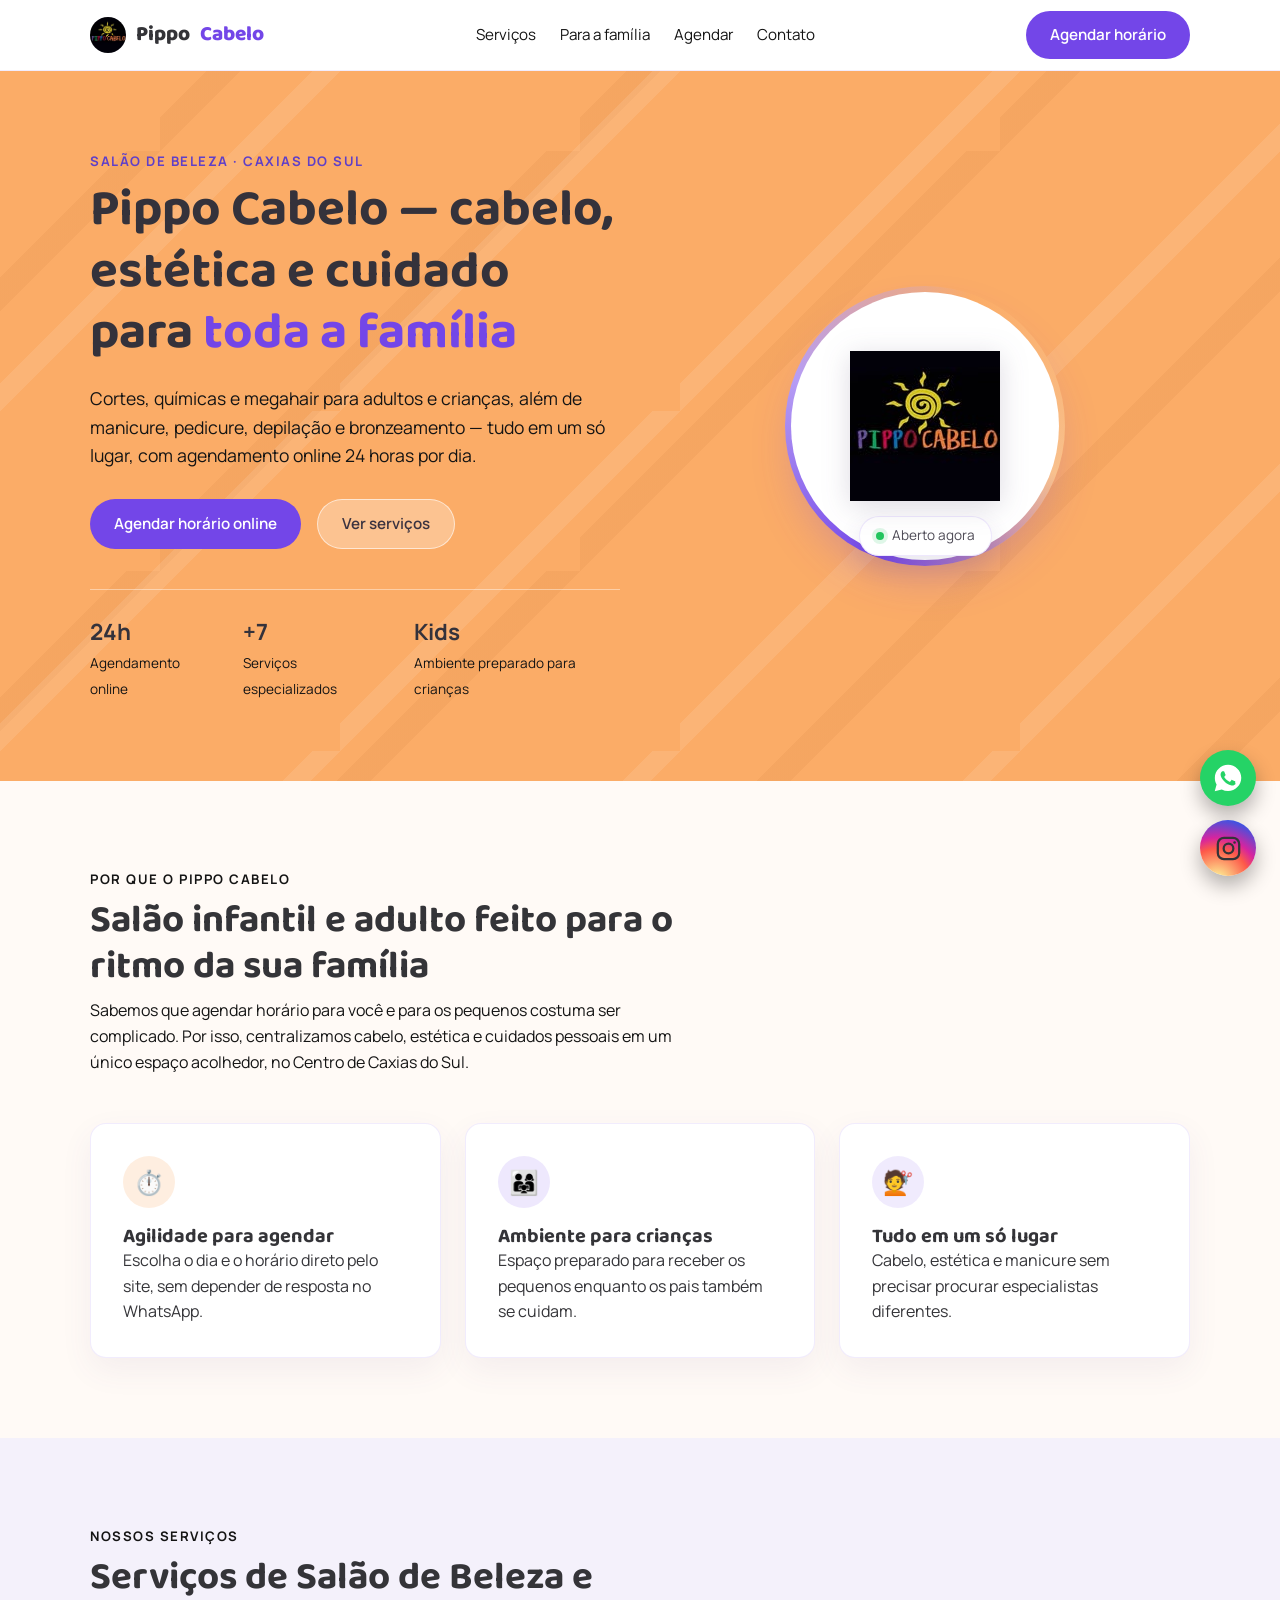
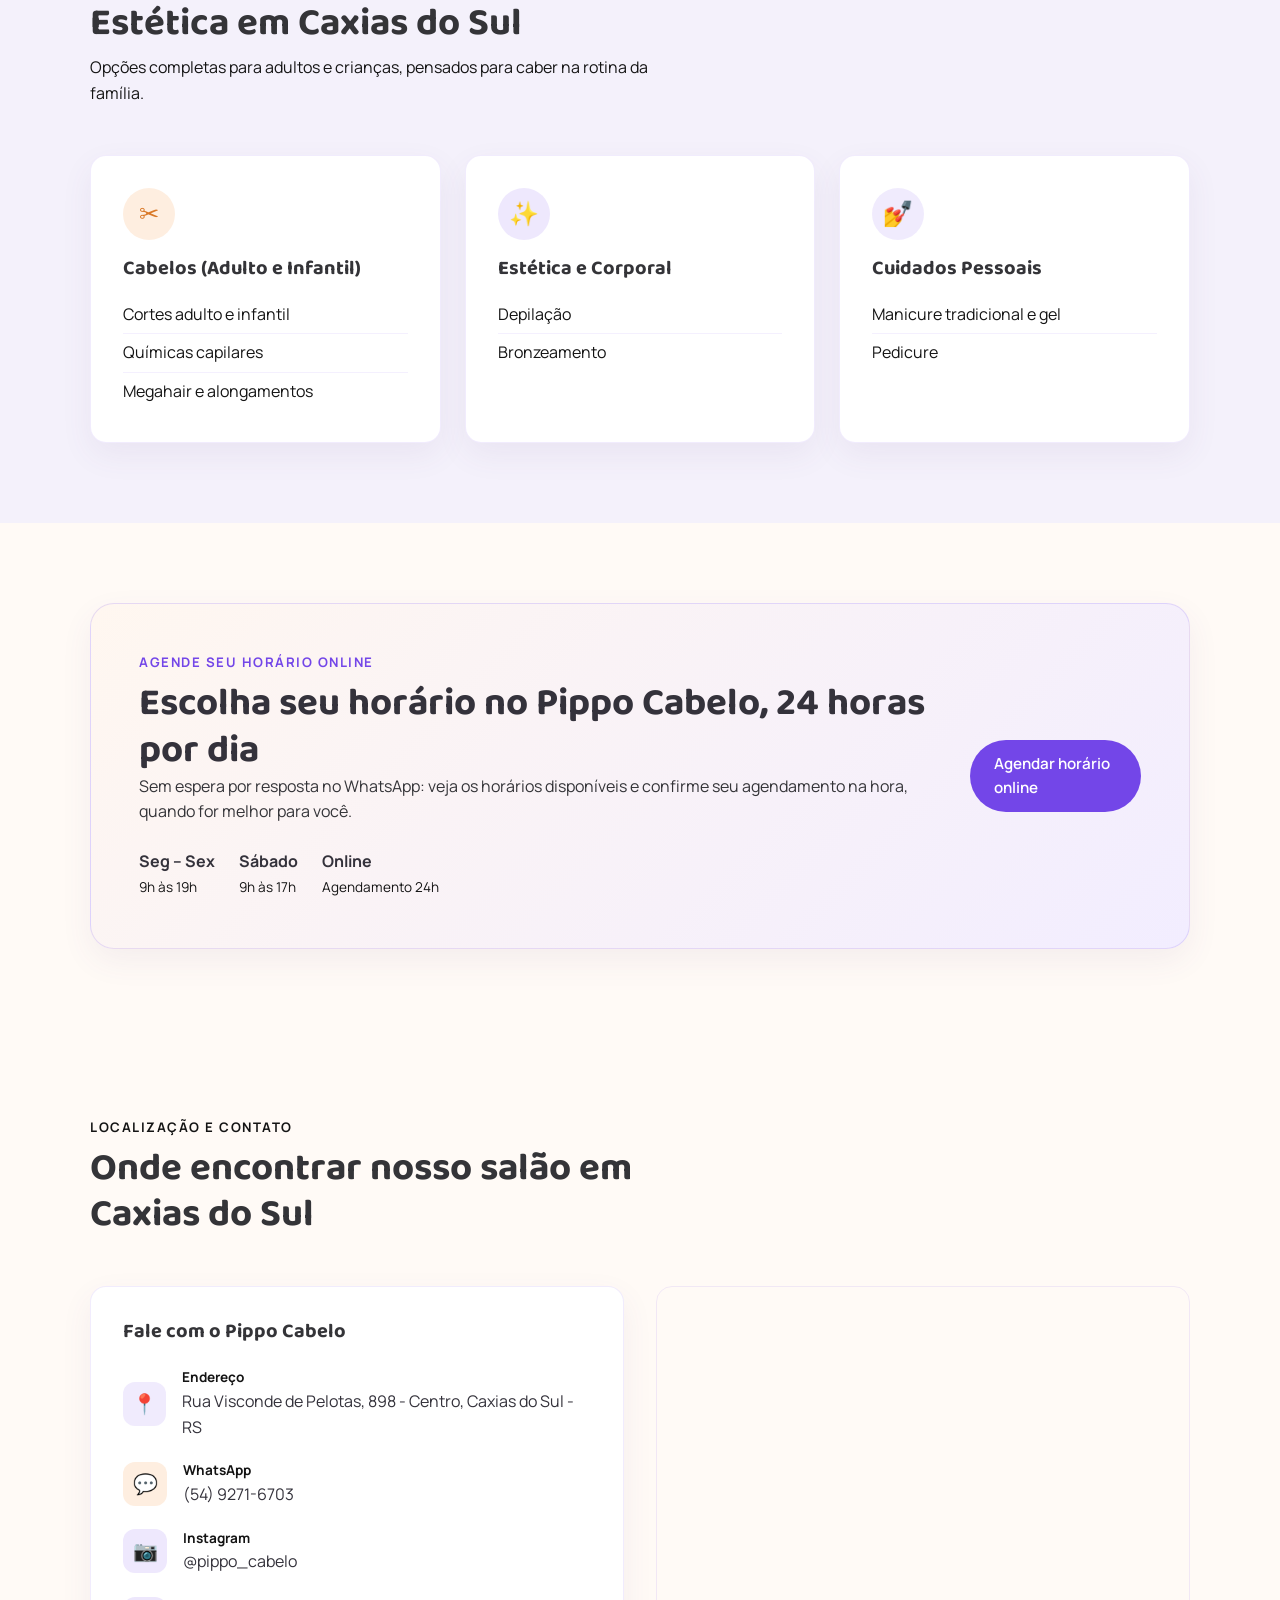
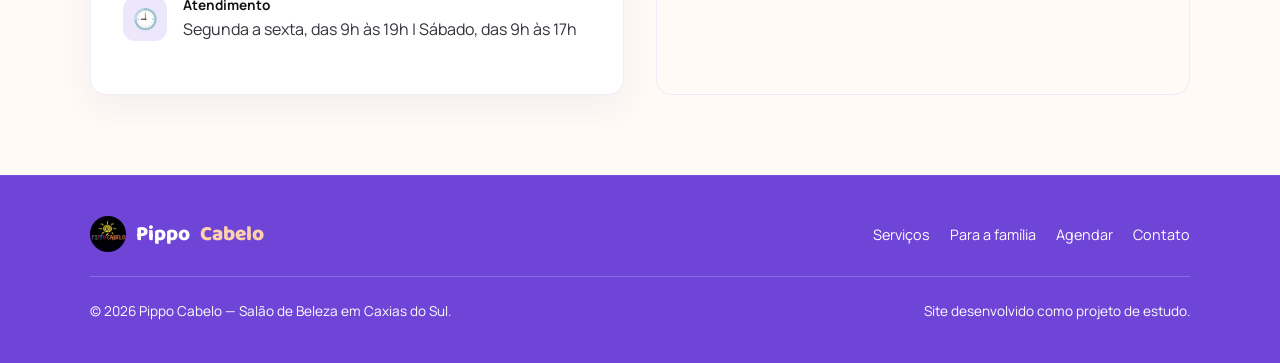
<file: index.html>
<!DOCTYPE html>
<html lang="pt-BR">
<head>
  <meta charset="UTF-8">
  <meta name="viewport" content="width=device-width, initial-scale=1.0">

  <!-- ===================== SEO ===================== -->
  <title>Pippo Cabelo | Salão Adulto, Infantil e Agendamento Online em Caxias do Sul</title>
  <meta name="description" content="Agende seu horário online no Pippo Cabelo! Cortes adulto e infantil, megahair, químicas, manicure, depilação e bronzeamento em Caxias do Sul. Escolha seu horário 24h!">
  <meta name="keywords" content="salão de beleza em caxias do sul, agendamento online salão, salão infantil caxias do sul, megahair caxias do sul, manicure e pedicure perto de mim, depilação e bronzeamento caxias">
  <meta name="robots" content="index, follow">
  <link rel="canonical" href="https://pippo-cabelo.vercel.app/">
  
  <meta property="og:type" content="business.business">
  <meta property="og:title" content="Pippo Cabelo | Salão Adulto, Infantil e Agendamento Online em Caxias do Sul">
  <meta property="og:description" content="Cabelo, estética e cuidados para toda a família. Agende seu horário online 24h no Pippo Cabelo, em Caxias do Sul.">
  <meta property="og:image" content="https://pippo-cabelo.vercel.app/assets/logo.png">
  <meta property="og:url" content="https://pippo-cabelo.vercel.app/">
  <meta property="og:locale" content="pt_BR">
  <meta name="theme-color" content="#fbac67">

  <link rel="icon" href="assets/logo.png" type="image/png">
  <link rel="stylesheet" href="styles.css">

  <script type="application/ld+json">
  {
    "@context": "https://schema.org",
    "@type": "HairSalon",
    "name": "Pippo Cabelo",
    "image": "https://pippo-cabelo.vercel.app/assets/logo.png",
    "url": "https://pippo-cabelo.vercel.app/",
    "telephone": "+555492716703",
    "priceRange": "$$",
    "address": {
      "@type": "PostalAddress",
      "streetAddress": "Rua Visconde de Pelotas, 898 - Centro",
      "addressLocality": "Caxias do Sul",
      "addressRegion": "RS",
      "addressCountry": "BR"
    },
    "openingHoursSpecification": [
      {
        "@type": "OpeningHoursSpecification",
        "dayOfWeek": ["Monday", "Tuesday", "Wednesday", "Thursday", "Friday"],
        "opens": "09:00",
        "closes": "19:00"
      },
      {
        "@type": "OpeningHoursSpecification",
        "dayOfWeek": ["Saturday"],
        "opens": "09:00",
        "closes": "17:00"
      }
    ],
    "sameAs": [
      "https://www.instagram.com/pippo_cabelo"
    ]
  }
  </script>
</head>
<body>

  <!-- ===================== HEADER ===================== -->
  <header class="site-header">
    <div class="container">
      <a href="#topo" class="brand">
        <img src="assets/logo.png" alt="Logotipo Pippo Cabelo - Salão de Beleza em Caxias do Sul">
        Pippo<span class="hl">Cabelo</span>
      </a>

      <nav class="nav-links" aria-label="Navegação principal">
        <a href="#servicos">Serviços</a>
        <a href="#familia">Para a família</a>
        <a href="#agendar">Agendar</a>
        <a href="#contato">Contato</a>
      </nav>

      <div class="header-actions">
        <a class="btn btn-primary" href="https://online.maapp.com.br/Pippocabelo" target="_blank" rel="noopener">Agendar horário</a>
        <button class="nav-toggle" id="navToggle" aria-label="Abrir menu" aria-expanded="false" aria-controls="mobileMenu">
          <svg width="26" height="26" viewBox="0 0 24 24" fill="none" stroke="currentColor" stroke-width="2" stroke-linecap="round"><line x1="3" y1="6" x2="21" y2="6"></line><line x1="3" y1="12" x2="21" y2="12"></line><line x1="3" y1="18" x2="21" y2="18"></line></svg>
        </button>
      </div>
    </div>

    <nav class="mobile-menu" id="mobileMenu" aria-label="Navegação mobile">
      <a href="#servicos">Serviços</a>
      <a href="#familia">Para a família</a>
      <a href="#agendar">Agendar</a>
      <a href="#contato">Contato</a>
    </nav>
  </header>

  <main id="topo">

    <!-- ===================== HERO ===================== -->
    <section class="hero">
      <div class="container">
        <div class="hero-copy">
          <p class="eyebrow">Salão de beleza · Caxias do Sul</p>
          <h1>Pippo Cabelo — cabelo, estética e cuidado para <span class="accent">toda a família</span></h1>
          <p class="lead">
            Cortes, químicas e megahair para adultos e crianças, além de manicure,
            pedicure, depilação e bronzeamento — tudo em um só lugar, com
            agendamento online 24 horas por dia.
          </p>

          <div class="hero-cta">
            <a class="btn btn-primary" href="https://online.maapp.com.br/Pippocabelo" target="_blank" rel="noopener">Agendar horário online</a>
            <a class="btn btn-ghost-light" href="#servicos">Ver serviços</a>
          </div>

          <div class="hero-stats">
            <div><strong>24h</strong><span>Agendamento online</span></div>
            <div><strong>+7</strong><span>Serviços especializados</span></div>
            <div><strong>Kids</strong><span>Ambiente preparado para crianças</span></div>
          </div>
        </div>

        <div class="hero-visual">
          <div class="sun-wrap">
            <div class="sun-core">
              <img src="assets/logo.png" alt="Pippo Cabelo - Salão Adulto, Infantil e Estética em Caxias do Sul">
            </div>
          </div>
          <div class="floating-badge" id="statusBadge"><span class="dot"></span><span id="statusText">Verificando horário...</span></div>
        </div>
      </div>
    </section>

    <!-- ===================== PARA A FAMÍLIA ===================== -->
    <section class="section" id="familia">
      <div class="container">
        <div class="section-head">
          <p class="eyebrow">Por que o Pippo Cabelo</p>
          <h2>Salão infantil e adulto feito para o ritmo da sua família</h2>
          <p>
            Sabemos que agendar horário para você e para os pequenos costuma ser
            complicado. Por isso, centralizamos cabelo, estética e cuidados pessoais
            em um único espaço acolhedor, no Centro de Caxias do Sul.
          </p>
        </div>

        <div class="benefits-grid">
          <div class="benefit-card">
            <div class="benefit-icon c-sun">⏱️</div>
            <h3>Agilidade para agendar</h3>
            <p>Escolha o dia e o horário direto pelo site, sem depender de resposta no WhatsApp.</p>
          </div>
          <div class="benefit-card">
            <div class="benefit-icon c-coral">👨‍👩‍👧</div>
            <h3>Ambiente para crianças</h3>
            <p>Espaço preparado para receber os pequenos enquanto os pais também se cuidam.</p>
          </div>
          <div class="benefit-card">
            <div class="benefit-icon c-teal">💇</div>
            <h3>Tudo em um só lugar</h3>
            <p>Cabelo, estética e manicure sem precisar procurar especialistas diferentes.</p>
          </div>
        </div>
      </div>
    </section>

    <!-- ===================== SERVIÇOS ===================== -->
    <section class="section section-dark" id="servicos">
      <div class="container">
        <div class="section-head">
          <p class="eyebrow">Nossos serviços</p>
          <h2>Serviços de Salão de Beleza e Estética em Caxias do Sul</h2>
          <p>Opções completas para adultos e crianças, pensados para caber na rotina da família.</p>
        </div>

        <div class="services-grid">
          <article class="service-card">
            <div class="service-badge c-sun">✂️</div>
            <h3>Cabelos (Adulto e Infantil)</h3>
            <ul>
              <li>Cortes adulto e infantil</li>
              <li>Químicas capilares</li>
              <li>Megahair e alongamentos</li>
            </ul>
          </article>

          <article class="service-card">
            <div class="service-badge c-coral">✨</div>
            <h3>Estética e Corporal</h3>
            <ul>
              <li>Depilação</li>
              <li>Bronzeamento</li>
            </ul>
          </article>

          <article class="service-card">
            <div class="service-badge c-teal">💅</div>
            <h3>Cuidados Pessoais</h3>
            <ul>
              <li>Manicure tradicional e gel</li>
              <li>Pedicure</li>
            </ul>
          </article>
        </div>
      </div>
    </section>

    <!-- ===================== AGENDAR (CTA) ===================== -->
    <section class="section" id="agendar">
      <div class="container">
        <div class="booking-banner">
          <div>
            <p class="eyebrow">Agende seu horário online</p>
            <h2>Escolha seu horário no Pippo Cabelo, 24 horas por dia</h2>
            <p>
              Sem espera por resposta no WhatsApp: veja os horários disponíveis
              e confirme seu agendamento na hora, quando for melhor para você.
            </p>

            <div class="booking-hours">
              <div><strong>Seg – Sex</strong><span>9h às 19h</span></div>
              <div><strong>Sábado</strong><span>9h às 17h</span></div>
              <div><strong>Online</strong><span>Agendamento 24h</span></div>
            </div>
          </div>

          <div class="booking-actions">
            <a class="btn btn-primary" href="https://online.maapp.com.br/Pippocabelo" target="_blank" rel="noopener">Agendar horário online</a>
          </div>
        </div>
      </div>
    </section>

    <!-- ===================== LOCALIZAÇÃO E CONTATO ===================== -->
    <section class="section" id="contato">
      <div class="container">
        <div class="section-head">
          <p class="eyebrow">Localização e contato</p>
          <h2>Onde encontrar nosso salão em Caxias do Sul</h2>
        </div>

        <div class="contact-grid">
          <div class="contact-card">
            <h3>Fale com o Pippo Cabelo</h3>
            <ul class="contact-list">
              <li>
                <span class="ico c-teal">📍</span>
                <div>
                  <strong>Endereço</strong>
                  <span>Rua Visconde de Pelotas, 898 - Centro, Caxias do Sul - RS</span>
                </div>
              </li>
              <li>
                <span class="ico c-sun">💬</span>
                <div>
                  <strong>WhatsApp</strong>
                  <span>(54) 9271-6703</span>
                </div>
              </li>
              <li>
                <span class="ico c-coral">📷</span>
                <div>
                  <strong>Instagram</strong>
                  <span>@pippo_cabelo</span>
                </div>
              </li>
              <li>
                <span class="ico c-violet">🕘</span>
                <div>
                  <strong>Atendimento</strong>
                  <span>Segunda a sexta, das 9h às 19h</span>
                  <span>| Sábado, das 9h às 17h</span>
                </div>
              </li>
            </ul>
          </div>

          <div class="map-frame">
            <iframe
              src="https://www.google.com/maps?q=Rua+Visconde+de+Pelotas,+898+-+Centro,+Caxias+do+Sul+-+RS&output=embed"
              title="Mapa de localização do Pippo Cabelo em Caxias do Sul"
              loading="lazy"
              referrerpolicy="no-referrer-when-downgrade">
            </iframe>
          </div>
        </div>
      </div>
    </section>

  </main>

  <!-- ===================== RODAPÉ ===================== -->
  <footer class="site-footer">
    <div class="container">
      <div class="footer-top">
        <a href="#topo" class="brand">
          <img src="assets/logo.png" alt="Logotipo Pippo Cabelo - Caxias do Sul">
          Pippo<span class="hl">Cabelo</span>
        </a>
        <nav class="footer-links" aria-label="Links do rodapé">
          <a href="#servicos">Serviços</a>
          <a href="#familia">Para a família</a>
          <a href="#agendar">Agendar</a>
          <a href="#contato">Contato</a>
        </nav>
      </div>
      <div class="footer-bottom">
        <span>© 2026 Pippo Cabelo — Salão de Beleza em Caxias do Sul.</span>
        <span>Site desenvolvido como projeto de estudo.</span>
      </div>
    </div>
  </footer>

  <!-- Botões flutuantes de contato -->
  <div class="float-actions">
    <a class="whatsapp-float" href="https://wa.me/555492716703?text=Ol%C3%A1!%20Quero%20agendar%20um%20hor%C3%A1rio%20no%20Pippo%20Cabelo." target="_blank" rel="noopener" aria-label="Falar no WhatsApp com Pippo Cabelo">
      <svg viewBox="0 0 24 24" aria-hidden="true"
           style="display:block;width:32px;height:32px;fill:#ffffff;color:#ffffff;">
        <path fill="#ffffff" d="M12.04 2C6.58 2 2.13 6.45 2.13 11.91c0 1.75.46 3.45 1.32 4.95L2.05 22l5.29-1.39a9.9 9.9 0 0 0 4.7 1.2h.01c5.46 0 9.9-4.45 9.9-9.91C21.95 6.45 17.5 2 12.04 2Zm5.8 14.16c-.24.68-1.4 1.32-1.93 1.4-.5.08-1.11.11-1.79-.11-.41-.13-.95-.31-1.63-.6-2.87-1.24-4.74-4.13-4.88-4.32-.14-.19-1.17-1.55-1.17-2.96 0-1.4.73-2.09 1-2.38.24-.27.53-.34.71-.34h.5c.16 0 .38-.06.59.45.24.57.8 1.98.87 2.12.07.14.11.31.02.5-.09.19-.14.31-.28.47-.14.16-.29.36-.42.48-.14.13-.29.28-.13.55.16.27.72 1.19 1.55 1.93 1.06.95 1.96 1.24 2.23 1.38.27.14.43.11.58-.07.16-.19.68-.79.86-1.06.18-.27.36-.22.6-.13.24.09 1.55.73 1.81.86.27.14.44.2.51.31.07.13.07.7-.17 1.38Z"/>
      </svg>
    </a>

    <a class="instagram-float" href="https://www.instagram.com/pippo_cabelo" target="_blank" rel="noopener" aria-label="Ver Instagram do Pippo Cabelo">
      <svg viewBox="0 0 24 24" fill="none" stroke="currentColor" stroke-width="2" stroke-linecap="round" stroke-linejoin="round" aria-hidden="true">
        <rect x="2.5" y="2.5" width="19" height="19" rx="5.5"/>
        <circle cx="12" cy="12" r="4.3"/>
        <circle cx="17.4" cy="6.6" r="1.15" fill="currentColor" stroke="none"/>
      </svg>
    </a>
  </div>

  <script src="script.js"></script>
</body>
</html>
</file>
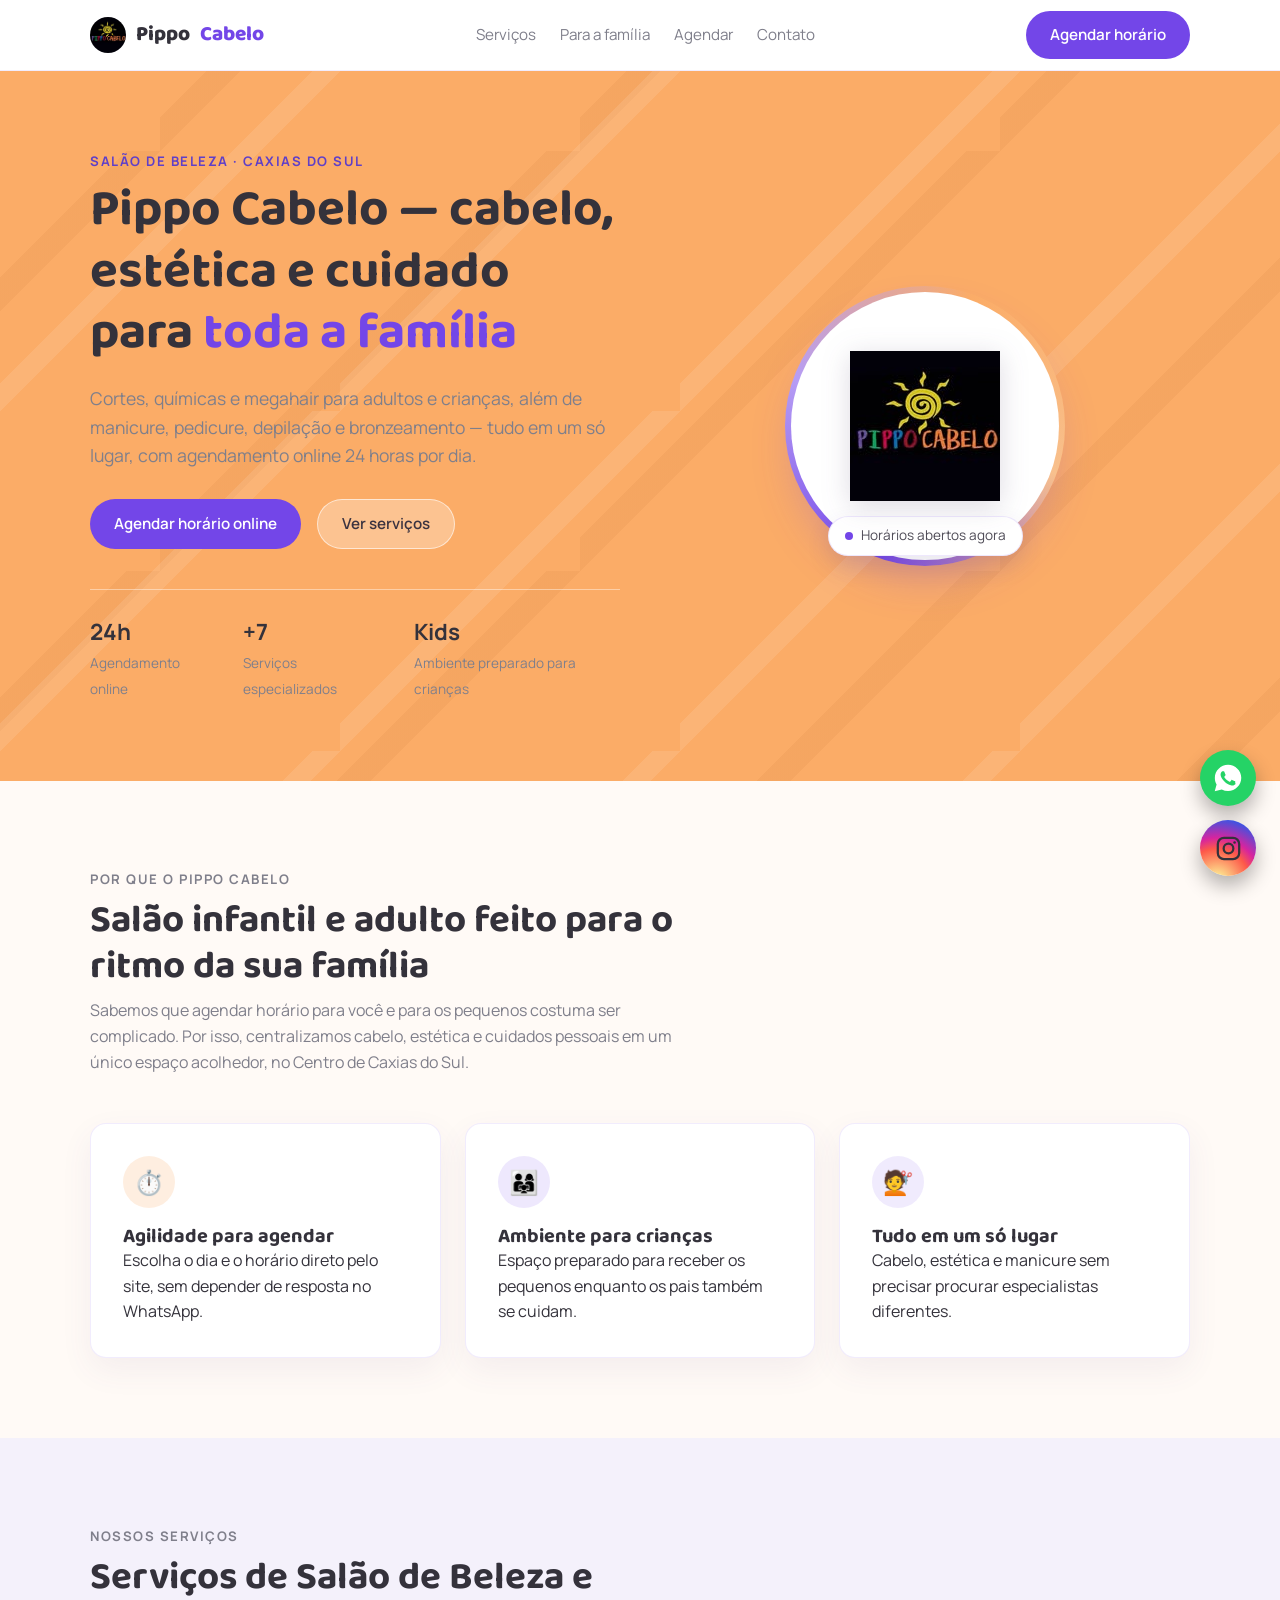
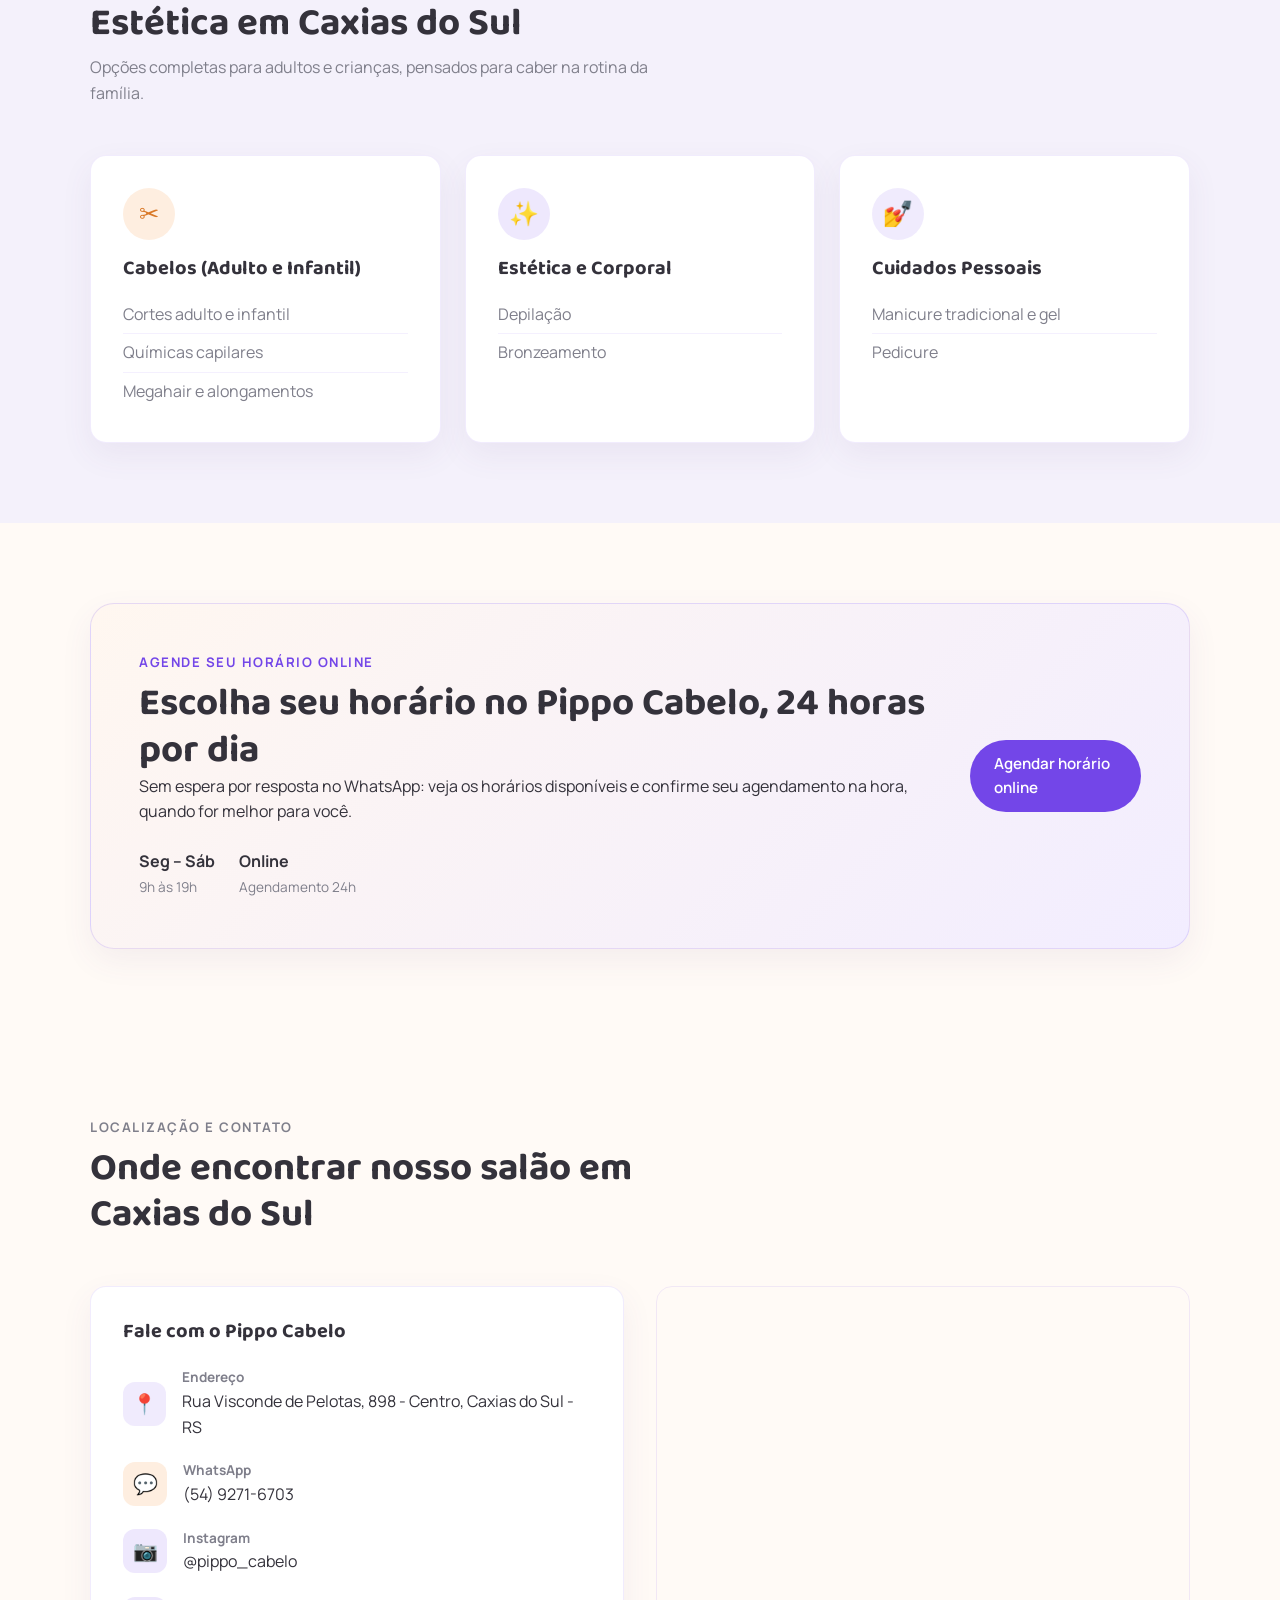
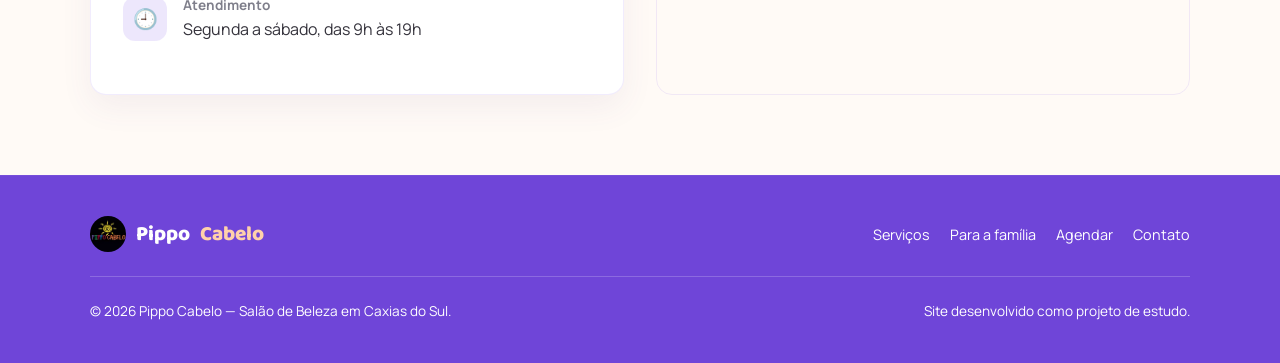
<file: pippo-cabelo/index.html>
<!DOCTYPE html>
<html lang="pt-BR">
<head>
  <meta charset="UTF-8">
  <meta name="viewport" content="width=device-width, initial-scale=1.0">

  <!-- ===================== SEO ===================== -->
  <title>Pippo Cabelo | Salão Adulto, Infantil e Agendamento Online em Caxias do Sul</title>
  <meta name="description" content="Agende seu horário online no Pippo Cabelo! Cortes adulto e infantil, megahair, químicas, manicure, depilação e bronzeamento em Caxias do Sul. Escolha seu horário 24h!">
  <meta name="keywords" content="salão de beleza em caxias do sul, agendamento online salão, salão infantil caxias do sul, megahair caxias do sul, manicure e pedicure perto de mim, depilação e bronzeamento caxias">
  <meta name="robots" content="index, follow">
  <link rel="canonical" href="https://pippo-cabelo.vercel.app/">
  
  <meta property="og:type" content="business.business">
  <meta property="og:title" content="Pippo Cabelo | Salão Adulto, Infantil e Agendamento Online em Caxias do Sul">
  <meta property="og:description" content="Cabelo, estética e cuidados para toda a família. Agende seu horário online 24h no Pippo Cabelo, em Caxias do Sul.">
  <meta property="og:image" content="https://pippo-cabelo.vercel.app/assets/logo.png">
  <meta property="og:url" content="https://pippo-cabelo.vercel.app/">
  <meta property="og:locale" content="pt_BR">
  <meta name="theme-color" content="#fbac67">

  <link rel="icon" href="assets/logo.png" type="image/png">
  <link rel="stylesheet" href="styles.css">

  <script type="application/ld+json">
  {
    "@context": "https://schema.org",
    "@type": "HairSalon",
    "name": "Pippo Cabelo",
    "image": "https://pippo-cabelo.vercel.app/assets/logo.png",
    "url": "https://pippo-cabelo.vercel.app/",
    "telephone": "+555492716703",
    "priceRange": "$$",
    "address": {
      "@type": "PostalAddress",
      "streetAddress": "Rua Visconde de Pelotas, 898 - Centro",
      "addressLocality": "Caxias do Sul",
      "addressRegion": "RS",
      "addressCountry": "BR"
    },
    "openingHoursSpecification": [
      {
        "@type": "OpeningHoursSpecification",
        "dayOfWeek": ["Monday", "Tuesday", "Wednesday", "Thursday", "Friday", "Saturday"],
        "opens": "09:00",
        "closes": "19:00"
      }
    ],
    "sameAs": [
      "https://www.instagram.com/pippo_cabelo"
    ]
  }
  </script>
</head>
<body>

  <!-- ===================== HEADER ===================== -->
  <header class="site-header">
    <div class="container">
      <a href="#topo" class="brand">
        <img src="assets/logo.png" alt="Logotipo Pippo Cabelo - Salão de Beleza em Caxias do Sul">
        Pippo<span class="hl">Cabelo</span>
      </a>

      <nav class="nav-links" aria-label="Navegação principal">
        <a href="#servicos">Serviços</a>
        <a href="#familia">Para a família</a>
        <a href="#agendar">Agendar</a>
        <a href="#contato">Contato</a>
      </nav>

      <div class="header-actions">
        <a class="btn btn-primary" href="https://online.maapp.com.br/Pippocabelo" target="_blank" rel="noopener">Agendar horário</a>
        <button class="nav-toggle" id="navToggle" aria-label="Abrir menu" aria-expanded="false" aria-controls="mobileMenu">
          <svg width="26" height="26" viewBox="0 0 24 24" fill="none" stroke="currentColor" stroke-width="2" stroke-linecap="round"><line x1="3" y1="6" x2="21" y2="6"></line><line x1="3" y1="12" x2="21" y2="12"></line><line x1="3" y1="18" x2="21" y2="18"></line></svg>
        </button>
      </div>
    </div>

    <nav class="mobile-menu" id="mobileMenu" aria-label="Navegação mobile">
      <a href="#servicos">Serviços</a>
      <a href="#familia">Para a família</a>
      <a href="#agendar">Agendar</a>
      <a href="#contato">Contato</a>
    </nav>
  </header>

  <main id="topo">

    <!-- ===================== HERO ===================== -->
    <section class="hero">
      <div class="container">
        <div class="hero-copy">
          <p class="eyebrow">Salão de beleza · Caxias do Sul</p>
          <h1>Pippo Cabelo — cabelo, estética e cuidado para <span class="accent">toda a família</span></h1>
          <p class="lead">
            Cortes, químicas e megahair para adultos e crianças, além de manicure,
            pedicure, depilação e bronzeamento — tudo em um só lugar, com
            agendamento online 24 horas por dia.
          </p>

          <div class="hero-cta">
            <a class="btn btn-primary" href="https://online.maapp.com.br/Pippocabelo" target="_blank" rel="noopener">Agendar horário online</a>
            <a class="btn btn-ghost-light" href="#servicos">Ver serviços</a>
          </div>

          <div class="hero-stats">
            <div><strong>24h</strong><span>Agendamento online</span></div>
            <div><strong>+7</strong><span>Serviços especializados</span></div>
            <div><strong>Kids</strong><span>Ambiente preparado para crianças</span></div>
          </div>
        </div>

        <div class="hero-visual">
          <div class="sun-wrap">
            <div class="sun-core">
              <img src="assets/logo.png" alt="Pippo Cabelo - Salão Adulto, Infantil e Estética em Caxias do Sul">
            </div>
          </div>
          <div class="floating-badge"><span class="dot"></span> Horários abertos agora</div>
        </div>
      </div>
    </section>

    <!-- ===================== PARA A FAMÍLIA ===================== -->
    <section class="section" id="familia">
      <div class="container">
        <div class="section-head">
          <p class="eyebrow">Por que o Pippo Cabelo</p>
          <h2>Salão infantil e adulto feito para o ritmo da sua família</h2>
          <p>
            Sabemos que agendar horário para você e para os pequenos costuma ser
            complicado. Por isso, centralizamos cabelo, estética e cuidados pessoais
            em um único espaço acolhedor, no Centro de Caxias do Sul.
          </p>
        </div>

        <div class="benefits-grid">
          <div class="benefit-card">
            <div class="benefit-icon c-sun">⏱️</div>
            <h3>Agilidade para agendar</h3>
            <p>Escolha o dia e o horário direto pelo site, sem depender de resposta no WhatsApp.</p>
          </div>
          <div class="benefit-card">
            <div class="benefit-icon c-coral">👨‍👩‍👧</div>
            <h3>Ambiente para crianças</h3>
            <p>Espaço preparado para receber os pequenos enquanto os pais também se cuidam.</p>
          </div>
          <div class="benefit-card">
            <div class="benefit-icon c-teal">💇</div>
            <h3>Tudo em um só lugar</h3>
            <p>Cabelo, estética e manicure sem precisar procurar especialistas diferentes.</p>
          </div>
        </div>
      </div>
    </section>

    <!-- ===================== SERVIÇOS ===================== -->
    <section class="section section-dark" id="servicos">
      <div class="container">
        <div class="section-head">
          <p class="eyebrow">Nossos serviços</p>
          <h2>Serviços de Salão de Beleza e Estética em Caxias do Sul</h2>
          <p>Opções completas para adultos e crianças, pensados para caber na rotina da família.</p>
        </div>

        <div class="services-grid">
          <article class="service-card">
            <div class="service-badge c-sun">✂️</div>
            <h3>Cabelos (Adulto e Infantil)</h3>
            <ul>
              <li>Cortes adulto e infantil</li>
              <li>Químicas capilares</li>
              <li>Megahair e alongamentos</li>
            </ul>
          </article>

          <article class="service-card">
            <div class="service-badge c-coral">✨</div>
            <h3>Estética e Corporal</h3>
            <ul>
              <li>Depilação</li>
              <li>Bronzeamento</li>
            </ul>
          </article>

          <article class="service-card">
            <div class="service-badge c-teal">💅</div>
            <h3>Cuidados Pessoais</h3>
            <ul>
              <li>Manicure tradicional e gel</li>
              <li>Pedicure</li>
            </ul>
          </article>
        </div>
      </div>
    </section>

    <!-- ===================== AGENDAR (CTA) ===================== -->
    <section class="section" id="agendar">
      <div class="container">
        <div class="booking-banner">
          <div>
            <p class="eyebrow">Agende seu horário online</p>
            <h2>Escolha seu horário no Pippo Cabelo, 24 horas por dia</h2>
            <p>
              Sem espera por resposta no WhatsApp: veja os horários disponíveis
              e confirme seu agendamento na hora, quando for melhor para você.
            </p>

            <div class="booking-hours">
              <div><strong>Seg – Sáb</strong><span>9h às 19h</span></div>
              <div><strong>Online</strong><span>Agendamento 24h</span></div>
            </div>
          </div>

          <div class="booking-actions">
            <a class="btn btn-primary" href="https://online.maapp.com.br/Pippocabelo" target="_blank" rel="noopener">Agendar horário online</a>
          </div>
        </div>
      </div>
    </section>

    <!-- ===================== LOCALIZAÇÃO E CONTATO ===================== -->
    <section class="section" id="contato">
      <div class="container">
        <div class="section-head">
          <p class="eyebrow">Localização e contato</p>
          <h2>Onde encontrar nosso salão em Caxias do Sul</h2>
        </div>

        <div class="contact-grid">
          <div class="contact-card">
            <h3>Fale com o Pippo Cabelo</h3>
            <ul class="contact-list">
              <li>
                <span class="ico c-teal">📍</span>
                <div>
                  <strong>Endereço</strong>
                  <span>Rua Visconde de Pelotas, 898 - Centro, Caxias do Sul - RS</span>
                </div>
              </li>
              <li>
                <span class="ico c-sun">💬</span>
                <div>
                  <strong>WhatsApp</strong>
                  <span>(54) 9271-6703</span>
                </div>
              </li>
              <li>
                <span class="ico c-coral">📷</span>
                <div>
                  <strong>Instagram</strong>
                  <span>@pippo_cabelo</span>
                </div>
              </li>
              <li>
                <span class="ico c-violet">🕘</span>
                <div>
                  <strong>Atendimento</strong>
                  <span>Segunda a sábado, das 9h às 19h</span>
                </div>
              </li>
            </ul>
          </div>

          <div class="map-frame">
            <iframe
              src="https://www.google.com/maps?q=Rua+Visconde+de+Pelotas,+898+-+Centro,+Caxias+do+Sul+-+RS&output=embed"
              title="Mapa de localização do Pippo Cabelo em Caxias do Sul"
              loading="lazy"
              referrerpolicy="no-referrer-when-downgrade">
            </iframe>
          </div>
        </div>
      </div>
    </section>

  </main>

  <!-- ===================== RODAPÉ ===================== -->
  <footer class="site-footer">
    <div class="container">
      <div class="footer-top">
        <a href="#topo" class="brand">
          <img src="assets/logo.png" alt="Logotipo Pippo Cabelo - Caxias do Sul">
          Pippo<span class="hl">Cabelo</span>
        </a>
        <nav class="footer-links" aria-label="Links do rodapé">
          <a href="#servicos">Serviços</a>
          <a href="#familia">Para a família</a>
          <a href="#agendar">Agendar</a>
          <a href="#contato">Contato</a>
        </nav>
      </div>
      <div class="footer-bottom">
        <span>© 2026 Pippo Cabelo — Salão de Beleza em Caxias do Sul.</span>
        <span>Site desenvolvido como projeto de estudo.</span>
      </div>
    </div>
  </footer>

  <!-- Botões flutuantes de contato -->
  <div class="float-actions">
    <a class="whatsapp-float" href="https://wa.me/555492716703?text=Ol%C3%A1!%20Quero%20agendar%20um%20hor%C3%A1rio%20no%20Pippo%20Cabelo." target="_blank" rel="noopener" aria-label="Falar no WhatsApp com Pippo Cabelo">
      <svg viewBox="0 0 24 24" aria-hidden="true"
           style="display:block;width:32px;height:32px;fill:#ffffff;color:#ffffff;">
        <path fill="#ffffff" d="M12.04 2C6.58 2 2.13 6.45 2.13 11.91c0 1.75.46 3.45 1.32 4.95L2.05 22l5.29-1.39a9.9 9.9 0 0 0 4.7 1.2h.01c5.46 0 9.9-4.45 9.9-9.91C21.95 6.45 17.5 2 12.04 2Zm5.8 14.16c-.24.68-1.4 1.32-1.93 1.4-.5.08-1.11.11-1.79-.11-.41-.13-.95-.31-1.63-.6-2.87-1.24-4.74-4.13-4.88-4.32-.14-.19-1.17-1.55-1.17-2.96 0-1.4.73-2.09 1-2.38.24-.27.53-.34.71-.34h.5c.16 0 .38-.06.59.45.24.57.8 1.98.87 2.12.07.14.11.31.02.5-.09.19-.14.31-.28.47-.14.16-.29.36-.42.48-.14.13-.29.28-.13.55.16.27.72 1.19 1.55 1.93 1.06.95 1.96 1.24 2.23 1.38.27.14.43.11.58-.07.16-.19.68-.79.86-1.06.18-.27.36-.22.6-.13.24.09 1.55.73 1.81.86.27.14.44.2.51.31.07.13.07.7-.17 1.38Z"/>
      </svg>
    </a>

    <a class="instagram-float" href="https://www.instagram.com/pippo_cabelo" target="_blank" rel="noopener" aria-label="Ver Instagram do Pippo Cabelo">
      <svg viewBox="0 0 24 24" fill="none" stroke="currentColor" stroke-width="2" stroke-linecap="round" stroke-linejoin="round" aria-hidden="true">
        <rect x="2.5" y="2.5" width="19" height="19" rx="5.5"/>
        <circle cx="12" cy="12" r="4.3"/>
        <circle cx="17.4" cy="6.6" r="1.15" fill="currentColor" stroke="none"/>
      </svg>
    </a>
  </div>

  <script src="script.js"></script>
</body>
</html>
</file>
<file: styles.css>
/* ================= FONTES ================= */
@import url('https://fonts.googleapis.com/css2?family=Baloo+2:wght@600;700;800&family=Manrope:wght@400;500;600;700&display=swap');

/* ================= RESET E VARIÁVEIS ================= */
:root {
  --bg-dark: #fffaf6;
  --bg-card: #ffffff;
  --bg-card-hover: #fff6ef;
  --text-main: #343438;
  --text-muted: #141414;
  --primary-accent: #7346e8;
  --accent-coral: #fbac67;
  --accent-teal: #9b7cf0;
  --accent-violet: #c9baf7;
  --font-family: 'Manrope', system-ui, -apple-system, BlinkMacSystemFont, "Segoe UI", Roboto, sans-serif;
  --font-display: 'Baloo 2', var(--font-family);
  --max-width: 1140px;
}

* {
  margin: 0;
  padding: 0;
  box-sizing: border-box;
}

html {
  scroll-behavior: smooth;
}

body {
  background-color: var(--bg-dark);
  color: var(--text-main);
  font-family: var(--font-family);
  line-height: 1.6;
  -webkit-font-smoothing: antialiased;
}

a {
  color: inherit;
  text-decoration: none;
}

ul {
  list-style: none;
}

.container {
  max-width: var(--max-width);
  margin: 0 auto;
  padding: 0 20px;
}

/* ================= TYPOGRAPHY & BUTTONS ================= */
.eyebrow {
  text-transform: uppercase;
  font-size: 0.825rem;
  letter-spacing: 1.5px;
  font-weight: 700;
  color: var(--primary-accent);
  margin-bottom: 8px;
}

h1, h2, h3 {
  color: var(--text-main);
  line-height: 1.2;
  font-family: var(--font-display);
}

h1 { font-size: clamp(2rem, 4vw, 3.2rem); }
h2 { font-size: clamp(1.6rem, 3vw, 2.4rem); }
h3 { font-size: 1.25rem; }

.btn {
  display: inline-flex;
  align-items: center;
  justify-content: center;
  padding: 12px 24px;
  border-radius: 50px;
  font-weight: 600;
  font-size: 0.95rem;
  transition: all 0.2s ease;
  cursor: pointer;
  border: none;
}

.btn-primary {
  background: var(--primary-accent);
  color: #ffffff;
}

.btn-primary:hover {
  transform: translateY(-2px);
  box-shadow: 0 8px 22px rgba(115, 70, 232, 0.28);
}

.btn-ghost-light {
  background: rgba(255, 255, 255, 0.28);
  color: #3b3340;
  border: 1px solid rgba(255, 255, 255, 0.60);
}

.btn-ghost-light:hover {
  background: rgba(255, 255, 255, 0.45);
}

/* ================= HEADER ================= */
.site-header {
  position: sticky;
  top: 0;
  z-index: 100;
  background: rgba(255, 255, 255, 0.92);
  backdrop-filter: blur(12px);
  border-bottom: 1px solid rgba(115, 70, 232, 0.10);
}

.site-header .container {
  display: flex;
  align-items: center;
  justify-content: space-between;
  height: 70px;
}

.brand {
  display: flex;
  align-items: center;
  gap: 10px;
  font-size: 1.3rem;
  font-weight: 800;
  font-family: var(--font-display);
}

.brand img {
  width: 36px;
  height: 36px;
  border-radius: 50%;
}

.brand .hl {
  color: var(--primary-accent);
}

.nav-links {
  display: flex;
  gap: 24px;
}

.nav-links a {
  font-size: 0.95rem;
  color: var(--text-muted);
  transition: color 0.2s ease;
}

.nav-links a:hover {
  color: var(--primary-accent);
}

.header-actions {
  display: flex;
  align-items: center;
  gap: 12px;
}

.nav-toggle {
  display: none;
  background: none;
  border: none;
  color: var(--primary-accent);
  cursor: pointer;
}

.mobile-menu {
  display: none;
  flex-direction: column;
  background: var(--bg-card);
  padding: 16px 20px;
  gap: 12px;
  border-bottom: 1px solid rgba(115, 70, 232, 0.10);
  box-shadow: 0 8px 24px rgba(87, 64, 120, 0.06);
}

/* ================= HERO & VISUAL LIMPO ================= */
.hero {
  padding: 80px 0;
  background-color: #fbac67;
  background-image:
    linear-gradient(135deg, transparent 0 46%, rgba(255,255,255,0.10) 46% 50%, transparent 50% 100%),
    linear-gradient(135deg, transparent 0 46%, rgba(198,116,52,0.10) 46% 50%, transparent 50% 100%);
  background-size: 340px 340px, 420px 420px;
  background-position: 0 0, 160px 80px;
}

.hero .container {
  display: grid;
  grid-template-columns: 1fr 1fr;
  gap: 40px;
  align-items: center;
}

.hero-copy h1 .accent {
  color: var(--primary-accent);
}

.hero-copy .lead {
  color: var(--text-muted);
  margin: 20px 0 30px;
  font-size: 1.1rem;
}

.hero-cta {
  display: flex;
  gap: 16px;
  margin-bottom: 40px;
}

.hero-stats {
  display: flex;
  gap: 30px;
  border-top: 1px solid rgba(255, 255, 255, 0.42);
  padding-top: 24px;
}

.hero-stats div strong {
  display: block;
  font-size: 1.4rem;
  color: var(--text-main);
}

.hero-stats div span {
  font-size: 0.85rem;
  color: var(--text-muted);
}

.hero-visual {
  position: relative;
  display: flex;
  justify-content: center;
  align-items: center;
}

.sun-wrap {
  position: relative;
  width: 280px;
  height: 280px;
  display: flex;
  align-items: center;
  justify-content: center;
  border-radius: 50%;
  background: conic-gradient(from 200deg, #7346e8, #b69df4, #fbac67, #f8c08d, #7346e8);
  box-shadow: 0 22px 45px -12px rgba(115, 70, 232, 0.28);
  padding: 6px;
}

.sun-wrap::before {
  content: "";
  position: absolute;
  inset: 6px;
  border-radius: 50%;
  background: #ffffff;
}

.sun-core {
  position: relative;
  z-index: 1;
  width: 100%;
  height: 100%;
  display: flex;
  align-items: center;
  justify-content: center;
  padding: 30px;
}

.sun-core img {
  max-width: 85%;
  max-height: 85%;
  object-fit: contain;
  filter: drop-shadow(0 5px 14px rgba(65, 49, 95, 0.18));
}

.floating-badge {
  position: absolute;
  bottom: 10px;
  background: var(--bg-card);
  border: 1px solid rgba(115, 70, 232, 0.12);
  padding: 8px 16px;
  border-radius: 50px;
  font-size: 0.85rem;
  display: flex;
  align-items: center;
  gap: 8px;
  box-shadow: 0 10px 24px rgba(77, 57, 112, 0.12);
}

.floating-badge .dot {
  width: 8px;
  height: 8px;
  background: var(--accent-teal);
  border-radius: 50%;
}

/* ================= SEÇÕES EM GERAL ================= */
.section {
  padding: 80px 0;
}

.section-dark {
  background: #f4f1fb;
}

.section-head {
  max-width: 600px;
  margin-bottom: 48px;
}

.section-head p {
  color: var(--text-muted);
  margin-top: 8px;
}

/* ================= CARDS & GRIDS ================= */
.benefits-grid,
.services-grid {
  display: grid;
  grid-template-columns: repeat(auto-fit, minmax(280px, 1fr));
  gap: 24px;
}

.benefit-card,
.service-card {
  background: var(--bg-card);
  border: 1px solid rgba(115, 70, 232, 0.10);
  padding: 32px;
  border-radius: 16px;
  transition: transform 0.2s ease, background-color 0.2s ease;
}

.benefit-card:hover,
.service-card:hover {
  transform: translateY(-4px);
  background: var(--bg-card-hover);
}

.benefit-icon,
.service-badge {
  font-size: 1.5rem;
  margin-bottom: 16px;
  width: 52px;
  height: 52px;
  border-radius: 50%;
  display: flex;
  align-items: center;
  justify-content: center;
}

/* Utilitários de cor por serviço/contato (usados nos círculos de ícone) */
.c-sun    { background: rgba(251, 172, 103, 0.20); color: #d97827; }
.c-coral  { background: rgba(115, 70, 232, 0.12);  color: var(--primary-accent); }
.c-teal   { background: rgba(155, 124, 240, 0.15); color: #7955df; }
.c-violet { background: rgba(201, 186, 247, 0.34); color: #7044df; }

.service-card ul {
  margin-top: 16px;
}

.service-card li {
  color: var(--text-muted);
  padding: 6px 0;
  border-bottom: 1px solid rgba(115, 70, 232, 0.08);
}

.service-card li:last-child {
  border-bottom: none;
}

/* ================= BOOKING BANNER ================= */
.booking-banner {
  background: linear-gradient(135deg, #fff7f0 0%, #f2edff 100%);
  border: 1px solid rgba(115, 70, 232, 0.16);
  border-radius: 24px;
  padding: 48px;
  display: flex;
  justify-content: space-between;
  align-items: center;
  gap: 32px;
}

.booking-hours {
  display: flex;
  gap: 24px;
  margin-top: 24px;
}

.booking-hours strong {
  display: block;
  color: var(--text-main);
}

.booking-hours span {
  font-size: 0.85rem;
  color: var(--text-muted);
}

/* ================= CONTATO E MAPA ================= */
.contact-grid {
  display: grid;
  grid-template-columns: 1fr 1fr;
  gap: 32px;
}

.contact-card {
  background: var(--bg-card);
  padding: 32px;
  border-radius: 16px;
  border: 1px solid rgba(115, 70, 232, 0.10);
}

.contact-list {
  margin-top: 24px;
}

.contact-list li {
  display: flex;
  align-items: center;
  gap: 16px;
  margin-bottom: 20px;
}

.contact-list .ico {
  font-size: 1.25rem;
  width: 44px;
  height: 44px;
  display: flex;
  align-items: center;
  justify-content: center;
  border-radius: 12px;
}

.contact-list strong {
  display: block;
  font-size: 0.85rem;
  color: var(--text-muted);
}

.contact-list span {
  color: var(--text-main);
}

.map-frame {
  border-radius: 16px;
  overflow: hidden;
  min-height: 300px;
  border: 1px solid rgba(115, 70, 232, 0.10);
}

.map-frame iframe {
  width: 100%;
  height: 100%;
  border: none;
}

/* ================= FOOTER ================= */
.site-footer {
  border-top: 1px solid rgba(255, 255, 255, 0.05);
  padding: 40px 0;
  background: #6f45d8;
}

.footer-top {
  display: flex;
  justify-content: space-between;
  align-items: center;
  margin-bottom: 24px;
}

.footer-links {
  display: flex;
  gap: 20px;
}

.footer-links a {
  color: var(--text-muted);
  font-size: 0.9rem;
}

.footer-bottom {
  display: flex;
  justify-content: space-between;
  border-top: 1px solid rgba(255, 255, 255, 0.20);
  padding-top: 24px;
  font-size: 0.85rem;
  color: var(--text-muted);
}

/* ================= BOTÕES FLUTUANTES (WHATSAPP + INSTAGRAM) ================= */
.float-actions {
  position: fixed;
  bottom: 24px;
  right: 24px;
  z-index: 99;
  display: flex;
  flex-direction: column;
  gap: 14px;
  align-items: center;
}

.whatsapp-float,
.instagram-float {
  width: 56px;
  height: 56px;
  color: var(--text-main);
  border-radius: 50%;
  display: flex;
  align-items: center;
  justify-content: center;
  box-shadow: 0 10px 20px rgba(0, 0, 0, 0.3);
  transition: transform 0.2s ease;
}

.whatsapp-float {
  background: #25d366;
}

.instagram-float {
  background: radial-gradient(circle at 30% 110%, #fdf497 0%, #fdf497 5%, #fd5949 45%, #d6249f 60%, #285AEB 90%);
}

.whatsapp-float:hover,
.instagram-float:hover {
  transform: scale(1.1);
}

.whatsapp-float svg {
  width: 32px;
  height: 32px;
}

.instagram-float svg {
  width: 27px;
  height: 27px;
}

/* ================= RESPONSIVO ================= */
@media (max-width: 850px) {
  .hero .container,
  .contact-grid {
    grid-template-columns: 1fr;
  }

  .booking-banner {
    flex-direction: column;
    align-items: flex-start;
    padding: 32px;
  }

  .nav-links,
  .header-actions .btn {
    display: none;
  }

  .nav-toggle {
    display: block;
  }

  .mobile-menu.open {
    display: flex;
  }

  .footer-top,
  .footer-bottom {
    flex-direction: column;
    gap: 16px;
    align-items: flex-start;
  }
}

/* ================= AJUSTES DA PALETA MINHAAGENDA ================= */
.site-footer,
.site-footer .brand,
.site-footer .footer-links a,
.site-footer .footer-bottom {
  color: #ffffff;
}

.site-footer .brand .hl {
  color: #ffd1aa;
}

.site-footer .footer-links a:hover {
  color: #ffffff;
  opacity: 0.82;
}

.hero .eyebrow {
  color: #5f3fc8;
}

.hero-copy h1,
.hero-stats div strong {
  color: #34323b;
}

.floating-badge {
  background: #ffffff;
  color: #4f4c57;
}

.floating-badge .dot {
  background: #7346e8;
}

.booking-banner h2,
.booking-hours strong,
.contact-list span {
  color: #34323b;
}

.service-card,
.benefit-card,
.contact-card,
.booking-banner {
  box-shadow: 0 12px 32px rgba(94, 70, 132, 0.07);
}

.service-card:hover,
.benefit-card:hover {
  box-shadow: 0 16px 36px rgba(94, 70, 132, 0.11);
}

/* ================= CORREÇÃO ÍCONE WHATSAPP ================= */
.whatsapp-float {
  color: black;
}

.whatsapp-float svg {
  display: block;
  width: 32px;
  height: 32px;
  color: #ffffff;
  fill: #ffffff;
}

.whatsapp-float svg path {
  fill: #ffffff;
}

/* ================= STATUS AUTOMÁTICO ABERTO / FECHADO ================= */
.floating-badge.is-open .dot {
  background: #22c55e;
  box-shadow: 0 0 0 4px rgba(34, 197, 94, 0.14);
}

.floating-badge.is-closed .dot {
  background: #ef4444;
  box-shadow: 0 0 0 4px rgba(239, 68, 68, 0.12);
}
</file>
<file: pippo-cabelo/styles.css>
/* ================= FONTES ================= */
@import url('https://fonts.googleapis.com/css2?family=Baloo+2:wght@600;700;800&family=Manrope:wght@400;500;600;700&display=swap');

/* ================= RESET E VARIÁVEIS ================= */
:root {
  --bg-dark: #fffaf6;
  --bg-card: #ffffff;
  --bg-card-hover: #fff6ef;
  --text-main: #34323b;
  --text-muted: #7f7f8b;
  --primary-accent: #7346e8;
  --accent-coral: #fbac67;
  --accent-teal: #9b7cf0;
  --accent-violet: #c9baf7;
  --font-family: 'Manrope', system-ui, -apple-system, BlinkMacSystemFont, "Segoe UI", Roboto, sans-serif;
  --font-display: 'Baloo 2', var(--font-family);
  --max-width: 1140px;
}

* {
  margin: 0;
  padding: 0;
  box-sizing: border-box;
}

html {
  scroll-behavior: smooth;
}

body {
  background-color: var(--bg-dark);
  color: var(--text-main);
  font-family: var(--font-family);
  line-height: 1.6;
  -webkit-font-smoothing: antialiased;
}

a {
  color: inherit;
  text-decoration: none;
}

ul {
  list-style: none;
}

.container {
  max-width: var(--max-width);
  margin: 0 auto;
  padding: 0 20px;
}

/* ================= TYPOGRAPHY & BUTTONS ================= */
.eyebrow {
  text-transform: uppercase;
  font-size: 0.825rem;
  letter-spacing: 1.5px;
  font-weight: 700;
  color: var(--primary-accent);
  margin-bottom: 8px;
}

h1, h2, h3 {
  color: var(--text-main);
  line-height: 1.2;
  font-family: var(--font-display);
}

h1 { font-size: clamp(2rem, 4vw, 3.2rem); }
h2 { font-size: clamp(1.6rem, 3vw, 2.4rem); }
h3 { font-size: 1.25rem; }

.btn {
  display: inline-flex;
  align-items: center;
  justify-content: center;
  padding: 12px 24px;
  border-radius: 50px;
  font-weight: 600;
  font-size: 0.95rem;
  transition: all 0.2s ease;
  cursor: pointer;
  border: none;
}

.btn-primary {
  background: var(--primary-accent);
  color: #ffffff;
}

.btn-primary:hover {
  transform: translateY(-2px);
  box-shadow: 0 8px 22px rgba(115, 70, 232, 0.28);
}

.btn-ghost-light {
  background: rgba(255, 255, 255, 0.28);
  color: #3b3340;
  border: 1px solid rgba(255, 255, 255, 0.60);
}

.btn-ghost-light:hover {
  background: rgba(255, 255, 255, 0.45);
}

/* ================= HEADER ================= */
.site-header {
  position: sticky;
  top: 0;
  z-index: 100;
  background: rgba(255, 255, 255, 0.92);
  backdrop-filter: blur(12px);
  border-bottom: 1px solid rgba(115, 70, 232, 0.10);
}

.site-header .container {
  display: flex;
  align-items: center;
  justify-content: space-between;
  height: 70px;
}

.brand {
  display: flex;
  align-items: center;
  gap: 10px;
  font-size: 1.3rem;
  font-weight: 800;
  font-family: var(--font-display);
}

.brand img {
  width: 36px;
  height: 36px;
  border-radius: 50%;
}

.brand .hl {
  color: var(--primary-accent);
}

.nav-links {
  display: flex;
  gap: 24px;
}

.nav-links a {
  font-size: 0.95rem;
  color: var(--text-muted);
  transition: color 0.2s ease;
}

.nav-links a:hover {
  color: var(--primary-accent);
}

.header-actions {
  display: flex;
  align-items: center;
  gap: 12px;
}

.nav-toggle {
  display: none;
  background: none;
  border: none;
  color: var(--primary-accent);
  cursor: pointer;
}

.mobile-menu {
  display: none;
  flex-direction: column;
  background: var(--bg-card);
  padding: 16px 20px;
  gap: 12px;
  border-bottom: 1px solid rgba(115, 70, 232, 0.10);
  box-shadow: 0 8px 24px rgba(87, 64, 120, 0.06);
}

/* ================= HERO & VISUAL LIMPO ================= */
.hero {
  padding: 80px 0;
  background-color: #fbac67;
  background-image:
    linear-gradient(135deg, transparent 0 46%, rgba(255,255,255,0.10) 46% 50%, transparent 50% 100%),
    linear-gradient(135deg, transparent 0 46%, rgba(198,116,52,0.10) 46% 50%, transparent 50% 100%);
  background-size: 340px 340px, 420px 420px;
  background-position: 0 0, 160px 80px;
}

.hero .container {
  display: grid;
  grid-template-columns: 1fr 1fr;
  gap: 40px;
  align-items: center;
}

.hero-copy h1 .accent {
  color: var(--primary-accent);
}

.hero-copy .lead {
  color: var(--text-muted);
  margin: 20px 0 30px;
  font-size: 1.1rem;
}

.hero-cta {
  display: flex;
  gap: 16px;
  margin-bottom: 40px;
}

.hero-stats {
  display: flex;
  gap: 30px;
  border-top: 1px solid rgba(255, 255, 255, 0.42);
  padding-top: 24px;
}

.hero-stats div strong {
  display: block;
  font-size: 1.4rem;
  color: var(--text-main);
}

.hero-stats div span {
  font-size: 0.85rem;
  color: var(--text-muted);
}

/* HERO VISUAL LIMPO (SEM GIRA-GIRA / SEM CORES EXTRA) */
.hero-visual {
  position: relative;
  display: flex;
  justify-content: center;
  align-items: center;
}

.sun-wrap {
  position: relative;
  width: 280px;
  height: 280px;
  display: flex;
  align-items: center;
  justify-content: center;
  border-radius: 50%;
  background: conic-gradient(from 200deg, #7346e8, #b69df4, #fbac67, #f8c08d, #7346e8);
  box-shadow: 0 22px 45px -12px rgba(115, 70, 232, 0.28);
  padding: 6px;
}

.sun-wrap::before {
  content: "";
  position: absolute;
  inset: 6px;
  border-radius: 50%;
  background: #ffffff;
}

.sun-core {
  position: relative;
  z-index: 1;
  width: 100%;
  height: 100%;
  display: flex;
  align-items: center;
  justify-content: center;
  padding: 30px;
}

.sun-core img {
  max-width: 85%;
  max-height: 85%;
  object-fit: contain;
  filter: drop-shadow(0 5px 14px rgba(65, 49, 95, 0.18));
}

.floating-badge {
  position: absolute;
  bottom: 10px;
  background: var(--bg-card);
  border: 1px solid rgba(115, 70, 232, 0.12);
  padding: 8px 16px;
  border-radius: 50px;
  font-size: 0.85rem;
  display: flex;
  align-items: center;
  gap: 8px;
  box-shadow: 0 10px 24px rgba(77, 57, 112, 0.12);
}

.floating-badge .dot {
  width: 8px;
  height: 8px;
  background: var(--accent-teal);
  border-radius: 50%;
}

/* ================= SEÇÕES EM GERAL ================= */
.section {
  padding: 80px 0;
}

.section-dark {
  background: #f4f1fb;
}

.section-head {
  max-width: 600px;
  margin-bottom: 48px;
}

.section-head p {
  color: var(--text-muted);
  margin-top: 8px;
}

/* ================= CARDS & GRIDS ================= */
.benefits-grid,
.services-grid {
  display: grid;
  grid-template-columns: repeat(auto-fit, minmax(280px, 1fr));
  gap: 24px;
}

.benefit-card,
.service-card {
  background: var(--bg-card);
  border: 1px solid rgba(115, 70, 232, 0.10);
  padding: 32px;
  border-radius: 16px;
  transition: transform 0.2s ease, background-color 0.2s ease;
}

.benefit-card:hover,
.service-card:hover {
  transform: translateY(-4px);
  background: var(--bg-card-hover);
}

.benefit-icon,
.service-badge {
  font-size: 1.5rem;
  margin-bottom: 16px;
  width: 52px;
  height: 52px;
  border-radius: 50%;
  display: flex;
  align-items: center;
  justify-content: center;
}

/* Utilitários de cor por serviço/contato (usados nos círculos de ícone) */
.c-sun    { background: rgba(251, 172, 103, 0.20); color: #d97827; }
.c-coral  { background: rgba(115, 70, 232, 0.12);  color: var(--primary-accent); }
.c-teal   { background: rgba(155, 124, 240, 0.15); color: #7955df; }
.c-violet { background: rgba(201, 186, 247, 0.34); color: #7044df; }

.service-card ul {
  margin-top: 16px;
}

.service-card li {
  color: var(--text-muted);
  padding: 6px 0;
  border-bottom: 1px solid rgba(115, 70, 232, 0.08);
}

.service-card li:last-child {
  border-bottom: none;
}

/* ================= BOOKING BANNER ================= */
.booking-banner {
  background: linear-gradient(135deg, #fff7f0 0%, #f2edff 100%);
  border: 1px solid rgba(115, 70, 232, 0.16);
  border-radius: 24px;
  padding: 48px;
  display: flex;
  justify-content: space-between;
  align-items: center;
  gap: 32px;
}

.booking-hours {
  display: flex;
  gap: 24px;
  margin-top: 24px;
}

.booking-hours strong {
  display: block;
  color: var(--text-main);
}

.booking-hours span {
  font-size: 0.85rem;
  color: var(--text-muted);
}

/* ================= CONTATO E MAPA ================= */
.contact-grid {
  display: grid;
  grid-template-columns: 1fr 1fr;
  gap: 32px;
}

.contact-card {
  background: var(--bg-card);
  padding: 32px;
  border-radius: 16px;
  border: 1px solid rgba(115, 70, 232, 0.10);
}

.contact-list {
  margin-top: 24px;
}

.contact-list li {
  display: flex;
  align-items: center;
  gap: 16px;
  margin-bottom: 20px;
}

.contact-list .ico {
  font-size: 1.25rem;
  width: 44px;
  height: 44px;
  display: flex;
  align-items: center;
  justify-content: center;
  border-radius: 12px;
}

.contact-list strong {
  display: block;
  font-size: 0.85rem;
  color: var(--text-muted);
}

.contact-list span {
  color: var(--text-main);
}

.map-frame {
  border-radius: 16px;
  overflow: hidden;
  min-height: 300px;
  border: 1px solid rgba(115, 70, 232, 0.10);
}

.map-frame iframe {
  width: 100%;
  height: 100%;
  border: none;
}

/* ================= FOOTER ================= */
.site-footer {
  border-top: 1px solid rgba(255, 255, 255, 0.05);
  padding: 40px 0;
  background: #6f45d8;
}

.footer-top {
  display: flex;
  justify-content: space-between;
  align-items: center;
  margin-bottom: 24px;
}

.footer-links {
  display: flex;
  gap: 20px;
}

.footer-links a {
  color: var(--text-muted);
  font-size: 0.9rem;
}

.footer-bottom {
  display: flex;
  justify-content: space-between;
  border-top: 1px solid rgba(255, 255, 255, 0.20);
  padding-top: 24px;
  font-size: 0.85rem;
  color: var(--text-muted);
}

/* ================= BOTÕES FLUTUANTES (WHATSAPP + INSTAGRAM) ================= */
.float-actions {
  position: fixed;
  bottom: 24px;
  right: 24px;
  z-index: 99;
  display: flex;
  flex-direction: column;
  gap: 14px;
  align-items: center;
}

.whatsapp-float,
.instagram-float {
  width: 56px;
  height: 56px;
  color: var(--text-main);
  border-radius: 50%;
  display: flex;
  align-items: center;
  justify-content: center;
  box-shadow: 0 10px 20px rgba(0, 0, 0, 0.3);
  transition: transform 0.2s ease;
}

.whatsapp-float {
  background: #25d366;
}

.instagram-float {
  background: radial-gradient(circle at 30% 110%, #fdf497 0%, #fdf497 5%, #fd5949 45%, #d6249f 60%, #285AEB 90%);
}

.whatsapp-float:hover,
.instagram-float:hover {
  transform: scale(1.1);
}

.whatsapp-float svg {
  width: 32px;
  height: 32px;
}

.instagram-float svg {
  width: 27px;
  height: 27px;
}

/* ================= RESPONSIVO ================= */
@media (max-width: 850px) {
  .hero .container,
  .contact-grid {
    grid-template-columns: 1fr;
  }

  .booking-banner {
    flex-direction: column;
    align-items: flex-start;
    padding: 32px;
  }

  .nav-links,
  .header-actions .btn {
    display: none;
  }

  .nav-toggle {
    display: block;
  }

  .mobile-menu.open {
    display: flex;
  }

  .footer-top,
  .footer-bottom {
    flex-direction: column;
    gap: 16px;
    align-items: flex-start;
  }
}

/* ================= AJUSTES DA PALETA MINHAAGENDA ================= */
.site-footer,
.site-footer .brand,
.site-footer .footer-links a,
.site-footer .footer-bottom {
  color: #ffffff;
}

.site-footer .brand .hl {
  color: #ffd1aa;
}

.site-footer .footer-links a:hover {
  color: #ffffff;
  opacity: 0.82;
}

.hero .eyebrow {
  color: #5f3fc8;
}

.hero-copy h1,
.hero-stats div strong {
  color: #34323b;
}

.floating-badge {
  background: #ffffff;
  color: #4f4c57;
}

.floating-badge .dot {
  background: #7346e8;
}

.booking-banner h2,
.booking-hours strong,
.contact-list span {
  color: #34323b;
}

.service-card,
.benefit-card,
.contact-card,
.booking-banner {
  box-shadow: 0 12px 32px rgba(94, 70, 132, 0.07);
}

.service-card:hover,
.benefit-card:hover {
  box-shadow: 0 16px 36px rgba(94, 70, 132, 0.11);
}

/* ================= CORREÇÃO ÍCONE WHATSAPP ================= */
.whatsapp-float {
  color: black;
}

.whatsapp-float svg {
  display: block;
  width: 32px;
  height: 32px;
  color: #ffffff;
  fill: #ffffff;
}

.whatsapp-float svg path {
  fill: #ffffff;
}
</file>
